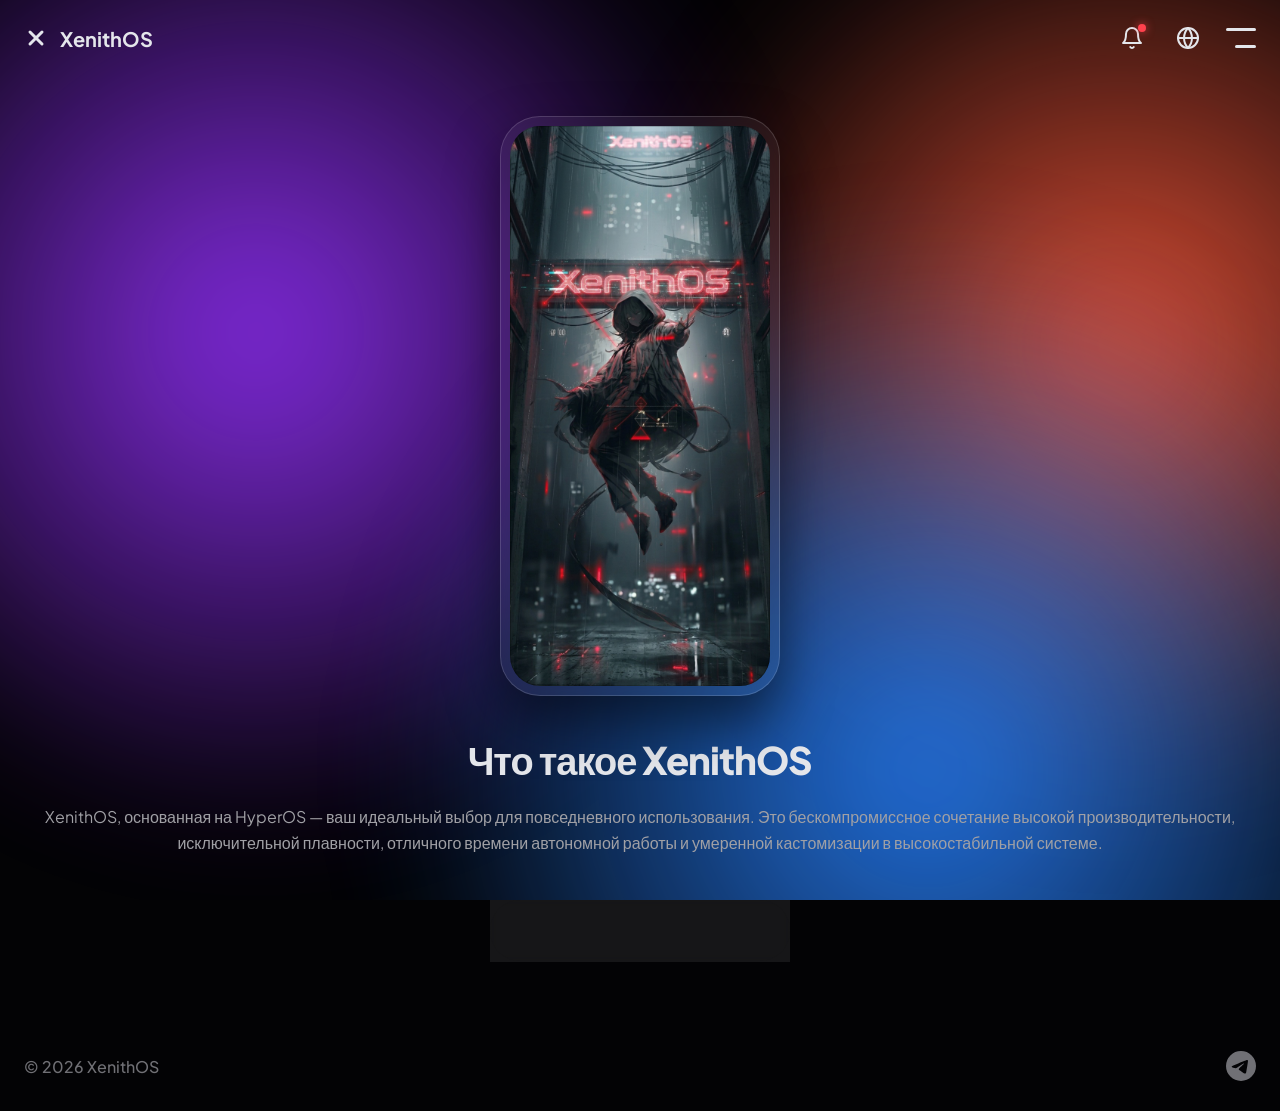
<file: index.html>
<!DOCTYPE html>
<html lang="ru">
<head>
<meta charset="UTF-8">
<meta name="viewport" content="width=device-width, initial-scale=1.0, maximum-scale=1.0, user-scalable=no">
<title>XenithOS</title>
<meta name="description" content="Explore the official XenithOS website. Stay up to date with the latest news, discover new features, and download the newest builds for your device.">
<meta property="og:type" content="website">
<meta property="og:url" content="https://lf52406.github.io/XenithOS_Site/">
<meta property="og:title" content="XenithOS">
<meta property="og:description" content="Explore the official XenithOS website. Stay up to date with the latest news, discover new features, and download the newest builds for your device.">
<meta property="og:image" content="https://lf52406.github.io/XenithOS_Site/image_0.png">
<meta name="twitter:card" content="summary_large_image">
<meta name="twitter:url" content="https://lf52406.github.io/XenithOS_Site/">
<meta name="twitter:title" content="XenithOS">
<meta name="twitter:description" content="Explore the official XenithOS website. Stay up to date with the latest news, discover new features, and download the newest builds for your device.">
<meta name="twitter:image" content="https://lf52406.github.io/XenithOS_Site/image_0.png">
<link href="https://fonts.googleapis.com/css2?family=Plus+Jakarta+Sans:wght@400;500;600;700;800&display=swap" rel="stylesheet">
<style>
* {
    margin: 0;
    padding: 0;
    box-sizing: border-box;
    font-family: 'Plus Jakarta Sans', sans-serif;
    -webkit-tap-highlight-color: transparent;
}
body {
    background-color: #030305;
    color: #e4e6eb;
    overflow-x: hidden;
    position: relative;
    min-height: 100dvh;
    display: flex;
    flex-direction: column;
}
body.no-scroll {
    overflow: hidden;
}
.aurora-bg {
    position: fixed;
    top: 0;
    left: 0;
    width: 100%;
    height: 100dvh;
    z-index: -1;
    overflow: hidden;
    background-color: #030305;
}
.blob {
    position: absolute;
    border-radius: 50%;
    filter: blur(65px);
    opacity: 0.9;
    will-change: transform;
}
.blob.purple {
    top: -20%;
    left: -20%;
    width: 80vw;
    height: 80vw;
    background: radial-gradient(circle, rgba(150,50,255,1) 0%, rgba(150,50,255,0) 70%);
    animation: float-purple 6s ease-in-out infinite alternate;
}
.blob.orange {
    top: -15%;
    right: -25%;
    width: 75vw;
    height: 75vw;
    background: radial-gradient(circle, rgba(255,90,60,1) 0%, rgba(255,90,60,0) 70%);
    animation: float-orange 7s ease-in-out infinite alternate;
}
.blob.blue {
    top: 25%;
    right: -15%;
    width: 85vw;
    height: 85vw;
    background: radial-gradient(circle, rgba(40,130,255,1) 0%, rgba(40,130,255,0) 70%);
    animation: float-blue 8s ease-in-out infinite alternate;
}
@keyframes float-purple {
    0% { transform: translate3d(0, 0, 0) scale(1); }
    100% { transform: translate3d(15vw, 15vh, 0) scale(1.2); }
}
@keyframes float-orange {
    0% { transform: translate3d(0, 0, 0) scale(1); }
    100% { transform: translate3d(-20vw, 10vh, 0) scale(1.15); }
}
@keyframes float-blue {
    0% { transform: translate3d(0, 0, 0) scale(1); }
    100% { transform: translate3d(-10vw, -20vh, 0) scale(1.25); }
}
@keyframes bell-ring {
    0%, 100% { transform: rotate(0deg); }
    10%, 30%, 50% { transform: rotate(12deg); }
    20%, 40% { transform: rotate(-10deg); }
    60% { transform: rotate(0deg); }
}
@keyframes search-focus-pop {
    0% { transform: scale(1); }
    40% { transform: scale(0.96); }
    70% { transform: scale(1.02); }
    100% { transform: scale(1); }
}
@keyframes search-empty-spring {
    0% { transform: translateX(0); }
    25% { transform: translateX(-5px); }
    50% { transform: translateX(4px); }
    75% { transform: translateX(-2px); }
    100% { transform: translateX(0); }
}
@keyframes search-alive {
    0% { transform: scale(1) rotate(0deg); stroke: rgba(160, 160, 165, 0.6); }
    30% { transform: scale(1.2) rotate(-15deg); stroke: #ffffff; }
    60% { transform: scale(1.1) rotate(10deg); stroke: #ffffff; }
    100% { transform: scale(1.05) rotate(0deg); stroke: #ffffff; }
}
nav {
    display: flex;
    justify-content: space-between;
    align-items: center;
    padding: 20px 24px;
    background: transparent;
    position: relative;
    z-index: 101;
}
.logo-container {
    display: flex;
    align-items: center;
    gap: 12px;
    font-weight: 700;
    font-size: 20px;
    cursor: pointer;
    text-decoration: none;
    color: #e4e6eb;
}
.logo-icon {
    width: 24px;
    height: 24px;
    display: flex;
    align-items: center;
    justify-content: center;
}
.logo-icon svg {
    width: 100%;
    height: 100%;
}
.nav-controls {
    display: flex;
    align-items: center;
    gap: 20px;
}
.nav-controls.hidden-controls .lang-selector,
.nav-controls.hidden-controls .notif-wrapper {
    opacity: 0;
    visibility: hidden;
    pointer-events: none;
}
.lang-selector,
.notif-wrapper {
    position: relative;
    transition: opacity 0.4s cubic-bezier(0.25, 1, 0.5, 1), visibility 0.4s cubic-bezier(0.25, 1, 0.5, 1);
}
body.no-scroll .lang-selector,
body.no-scroll .notif-wrapper {
    opacity: 0;
    visibility: hidden;
    pointer-events: none;
}
.globe-btn {
    background: transparent;
    border: none;
    color: #e4e6eb;
    cursor: pointer;
    display: flex;
    align-items: center;
    justify-content: center;
    transition: all 0.4s cubic-bezier(0.25, 1, 0.5, 1);
    padding: 6px;
    position: relative;
    border-radius: 50%;
}
.globe-btn svg {
    width: 24px;
    height: 24px;
    transform-origin: top center;
}
.globe-btn.ringing svg {
    animation: bell-ring 2.5s ease-in-out infinite;
}
.globe-btn:active {
    transform: scale(0.85);
    color: #ffffff;
    background-color: rgba(255, 255, 255, 0.1);
    transition: all 0.1s ease;
}
.notif-badge {
    position: absolute;
    top: 4px;
    right: 4px;
    width: 8px;
    height: 8px;
    background: #ff424d;
    border-radius: 50%;
    box-shadow: 0 0 8px rgba(255, 66, 77, 0.8);
    transition: opacity 0.4s cubic-bezier(0.25, 1, 0.5, 1);
}
.notif-badge.hidden {
    opacity: 0;
}
.lang-dropdown {
    position: absolute;
    top: 140%;
    right: -10px;
    background-color: rgba(3, 3, 5, 0.45);
    backdrop-filter: blur(25px);
    -webkit-backdrop-filter: blur(25px);
    border: 1px solid rgba(255, 255, 255, 0.1);
    border-radius: 24px;
    display: flex;
    flex-direction: column;
    padding: 8px;
    gap: 4px;
    min-width: 160px;
    opacity: 0;
    visibility: hidden;
    transform: translateY(-20px) scale(0.8);
    transform-origin: 85% top;
    transition: opacity 0.2s cubic-bezier(0.2, 0, 0, 1), visibility 0.2s cubic-bezier(0.2, 0, 0, 1), transform 0.2s cubic-bezier(0.2, 0, 0, 1);
    box-shadow: 0 20px 40px rgba(0,0,0,0.5);
}
.notif-dropdown {
    width: 300px;
    max-width: 85vw;
    right: -40px;
    padding: 12px;
    cursor: default;
    transform-origin: 90% top;
}
.lang-dropdown.active {
    opacity: 1;
    visibility: visible;
    transform: translateY(0) scale(1);
    transition: opacity 0.3s ease, visibility 0.3s ease, transform 0.6s cubic-bezier(0.34, 1.56, 0.64, 1);
}
.notif-header {
    font-weight: 700;
    font-size: 16px;
    color: #e4e6eb;
    padding: 4px 8px 12px;
    border-bottom: 1px solid rgba(255, 255, 255, 0.08);
    margin-bottom: 8px;
}
.notif-list {
    display: flex;
    flex-direction: column;
    gap: 4px;
    max-height: 320px;
    overflow-y: auto;
    scrollbar-width: none;
}
.notif-list::-webkit-scrollbar {
    display: none;
}
.notif-item {
    padding: 12px;
    border-radius: 16px;
    transition: background-color 0.3s cubic-bezier(0.25, 1, 0.5, 1);
    text-align: left;
    display: flex;
    flex-direction: column;
    gap: 4px;
    cursor: pointer;
}
.notif-title {
    font-weight: 700;
    font-size: 14px;
    color: #fff;
}
.notif-text {
    font-size: 13px;
    color: #a0a0a5;
    line-height: 1.4;
}
.notif-time {
    font-size: 11px;
    color: #707075;
    margin-top: 4px;
}
.notif-empty {
    padding: 20px;
    text-align: center;
    color: #707075;
    font-size: 14px;
}
.lang-option {
    padding: 12px 16px;
    color: #a0a0a5;
    font-weight: 600;
    font-size: 15px;
    cursor: pointer;
    transition: background-color 0.3s cubic-bezier(0.25, 1, 0.5, 1), color 0.3s cubic-bezier(0.25, 1, 0.5, 1);
    border-radius: 16px;
    text-align: left;
}
.lang-option.selected {
    background-color: rgba(255, 255, 255, 0.1);
    color: #ffffff;
}
.hamburger {
    width: 30px;
    height: 20px;
    position: relative;
    cursor: pointer;
}
.hamburger span {
    position: absolute;
    height: 3px;
    background-color: #e4e6eb;
    border-radius: 3px;
    transition: all 0.4s cubic-bezier(0.25, 1, 0.5, 1);
    right: 0;
}
.hamburger span:nth-child(1) { top: 0; width: 100%; }
.hamburger span:nth-child(2) { bottom: 0; width: 70%; }
.hamburger.active span:nth-child(1) { transform: translateY(8.5px) rotate(45deg); }
.hamburger.active span:nth-child(2) { width: 100%; transform: translateY(-8.5px) rotate(-45deg); }

.mobile-menu {
    position: fixed;
    top: 0;
    left: 0;
    width: 100%;
    height: 100dvh;
    background-color: rgba(3, 3, 5, 0.7);
    backdrop-filter: blur(25px);
    -webkit-backdrop-filter: blur(25px);
    display: flex;
    flex-direction: column;
    align-items: center;
    justify-content: center;
    gap: 20px;
    opacity: 0;
    visibility: hidden;
    transition: opacity 0.5s cubic-bezier(0.25, 1, 0.5, 1), visibility 0.5s cubic-bezier(0.25, 1, 0.5, 1);
    z-index: 99;
}
.mobile-menu.active {
    opacity: 1;
    visibility: visible;
}
.mobile-menu a {
    font-size: 20px;
    font-weight: 600;
    color: #e4e6eb;
    text-decoration: none;
    background-color: rgba(255, 255, 255, 0.05);
    border: 1px solid rgba(255, 255, 255, 0.1);
    border-radius: 25px;
    padding: 18px 24px;
    width: 80%;
    max-width: 320px;
    text-align: center;
    opacity: 0;
    transform: translateY(20px);
    transition: opacity 0.5s cubic-bezier(0.25, 1, 0.5, 1), transform 0.5s cubic-bezier(0.25, 1, 0.5, 1), background-color 0.3s cubic-bezier(0.25, 1, 0.5, 1);
}
.mobile-menu.active a {
    opacity: 1;
    transform: translateY(0);
}
.mobile-menu.active a:nth-child(1) { transition-delay: 0.05s; }
.mobile-menu.active a:nth-child(2) { transition-delay: 0.1s; }
.mobile-menu.active a:nth-child(3) { transition-delay: 0.15s; }
.mobile-menu.active a:nth-child(4) { transition-delay: 0.2s; }
.mobile-menu.active a:nth-child(5) { transition-delay: 0.25s; }

.hero {
    display: flex;
    justify-content: center;
    padding: 40px 20px 20px;
}
.phone-mockup {
    width: 280px;
    height: 580px;
    background-color: rgba(255, 255, 255, 0.05);
    border-radius: 40px;
    padding: 10px;
    box-shadow: 0 25px 50px rgba(0,0,0,0.5), inset 0 0 0 1px rgba(255, 255, 255, 0.15);
    backdrop-filter: blur(25px);
    -webkit-backdrop-filter: blur(25px);
    position: relative;
    opacity: 0;
    animation: revealPhone 0.8s cubic-bezier(0.16, 1, 0.3, 1) forwards;
}
@keyframes revealPhone {
    0% { opacity: 0; transform: translateY(40px) scale(0.95); }
    100% { opacity: 1; transform: translateY(0) scale(1); }
}
.phone-screen {
    width: 100%;
    height: 100%;
    background: url('image_0.png') center/cover no-repeat;
    border-radius: 30px;
    overflow: hidden;
    box-shadow: inset 0 0 0 1px rgba(0, 0, 0, 0.2);
}
.content {
    text-align: center;
    padding: 20px 32px 60px;
}
.content h1 {
    font-size: 38px;
    margin-bottom: 20px;
    font-weight: 800;
    letter-spacing: -1px;
}
.content p {
    font-size: 16px;
    line-height: 1.6;
    margin-bottom: 45px;
    color: #a0a0a5;
}
.btn {
    display: inline-block;
    background-color: rgba(255, 255, 255, 0.08);
    color: #e4e6eb;
    text-decoration: none;
    font-weight: 600;
    font-size: 17px;
    padding: 18px 0;
    border-radius: 30px;
    width: 100%;
    max-width: 300px;
    border: 1px solid rgba(255, 255, 255, 0.15);
    transition: all 0.4s cubic-bezier(0.25, 1, 0.5, 1);
    backdrop-filter: blur(5px);
    margin: 0 auto;
    cursor: pointer;
    text-align: center;
}
.btn-small {
    display: inline-block;
    background-color: rgba(255, 255, 255, 0.1);
    color: #ffffff;
    text-decoration: none;
    font-weight: 600;
    font-size: 13px;
    padding: 8px 16px;
    border-radius: 20px;
    transition: all 0.4s cubic-bezier(0.25, 1, 0.5, 1);
}
.btn:active, 
.btn-small:active, 
.mobile-menu a:active {
    background-color: #ffffff !important;
    color: #000000 !important;
    transform: scale(0.98);
    transition: none; 
}

.page-section {
    display: none;
    opacity: 0;
    width: 100%;
    flex: 1;
    transition: opacity 0.3s cubic-bezier(0.25, 1, 0.5, 1);
}
.page-section.active {
    display: block;
}

#download-page, 
#build-details-page, 
#donators-page {
    max-width: 800px;
    margin: 0 auto;
    padding: 20px 24px 60px;
}

.download-header {
    text-align: center;
    margin-bottom: 40px;
    animation: revealPhone 0.8s cubic-bezier(0.16, 1, 0.3, 1) forwards;
}
.download-header h1 {
    font-size: 32px;
    font-weight: 800;
    margin-bottom: 12px;
}
.download-header p {
    color: #a0a0a5;
    font-size: 16px;
}

.search-wrapper {
    max-width: 360px;
    margin: 24px auto 0;
    opacity: 0;
    animation: revealPhone 0.9s cubic-bezier(0.16, 1, 0.3, 1) forwards;
}
.search-container {
    display: flex;
    align-items: center;
    width: 100%;
    background-color: rgba(255, 255, 255, 0.06);
    border: 1px solid rgba(255, 255, 255, 0.4);
    border-radius: 30px;
    padding: 0 18px;
    transition: all 0.3s cubic-bezier(0.25, 1, 0.5, 1);
    backdrop-filter: blur(15px);
    -webkit-backdrop-filter: blur(15px);
    transform-origin: center;
}
.search-container:focus-within {
    background-color: rgba(255, 255, 255, 0.1);
    border-color: #ffffff;
    box-shadow: 0 0 20px rgba(150, 50, 255, 0.2), inset 0 0 10px rgba(255, 255, 255, 0.05);
    animation: search-focus-pop 0.5s cubic-bezier(0.175, 0.885, 0.32, 1.275) forwards;
}
.search-container.spring-anim {
    animation: search-empty-spring 0.4s ease-in-out forwards !important;
}
.search-icon {
    width: 20px;
    height: 20px;
    stroke: rgba(160, 160, 165, 0.6);
    flex-shrink: 0;
    transition: all 0.3s ease;
    shape-rendering: geometricPrecision;
}
.search-container:focus-within .search-icon {
    animation: search-alive 0.6s cubic-bezier(0.34, 1.56, 0.64, 1) forwards;
}
.search-input {
    flex: 1;
    background: transparent;
    border: none;
    padding: 14px 0 14px 12px;
    color: #ffffff;
    font-family: 'Plus Jakarta Sans', sans-serif;
    font-size: 15px;
    outline: none;
}
.search-input::placeholder {
    color: rgba(160, 160, 165, 0.8);
}
.search-input::-webkit-search-cancel-button {
    display: none;
}

.no-results-msg {
    text-align: center;
    color: #a0a0a5;
    font-size: 15px;
    padding: 20px;
    display: none;
}

.devices-list {
    display: flex;
    flex-direction: column;
    gap: 30px;
    width: 100%;
}
.device-card {
    background-color: rgba(255, 255, 255, 0.05);
    border: 1px solid rgba(255, 255, 255, 0.1);
    border-radius: 30px;
    padding: 30px;
    display: flex;
    flex-direction: column;
    align-items: center;
    backdrop-filter: blur(10px);
    margin: 0 auto;
    max-width: 360px;
    width: 100%;
    animation: revealPhone 1s cubic-bezier(0.16, 1, 0.3, 1) forwards;
}
.device-img {
    width: 140px;
    height: 280px;
    background-color: rgba(255, 255, 255, 0.05);
    border-radius: 22px;
    padding: 6px;
    margin-bottom: 24px;
    box-shadow: 0 15px 30px rgba(0,0,0,0.4), inset 0 0 0 1px rgba(255, 255, 255, 0.15);
    backdrop-filter: blur(25px);
    -webkit-backdrop-filter: blur(25px);
}
.device-screen {
    width: 100%;
    height: 100%;
    background: url('image_0.png') center/cover no-repeat;
    border-radius: 16px;
    overflow: hidden;
    box-shadow: inset 0 0 0 1px rgba(0, 0, 0, 0.2);
}
.device-info {
    text-align: center;
    width: 100%;
}
.device-code {
    font-size: 14px;
    color: #a0a0a5;
    font-weight: 600;
    text-transform: uppercase;
    margin-bottom: 6px;
    letter-spacing: 1px;
}
.device-name {
    font-size: 22px;
    font-weight: 700;
    margin-bottom: 8px;
}
.device-maintainer {
    font-size: 15px;
    color: #707075;
    margin-bottom: 24px;
}
.download-btn {
    width: 100%;
    display: block;
}
.archive-container {
    margin-top: 24px;
    text-align: left;
    width: 100%;
}
.archive-details {
    background: rgba(255, 255, 255, 0.03);
    border: 1px solid rgba(255, 255, 255, 0.08);
    border-radius: 20px;
    overflow: hidden;
}
.archive-summary {
    padding: 16px 20px;
    font-weight: 600;
    font-size: 15px;
    cursor: pointer;
    list-style: none;
    display: flex;
    justify-content: space-between;
    align-items: center;
    user-select: none;
}
.archive-summary::-webkit-details-marker {
    display: none;
}
.arrow-icon {
    width: 20px;
    height: 20px;
    transition: transform 0.4s cubic-bezier(0.25, 1, 0.5, 1);
}
.archive-details[open] .arrow-icon {
    transform: rotate(180deg);
}
.archive-list {
    padding: 0 20px 20px;
    display: flex;
    flex-direction: column;
    gap: 12px;
}
.archive-item {
    display: flex;
    justify-content: space-between;
    align-items: center;
    padding-top: 12px;
    border-top: 1px solid rgba(255, 255, 255, 0.08);
}
.archive-item:first-child {
    border-top: none;
    padding-top: 0;
}
.archive-version {
    font-size: 15px;
    font-weight: 600;
    color: #e4e6eb;
}
.archive-date {
    font-size: 13px;
    color: #707075;
    margin-top: 4px;
}
footer {
    display: flex;
    justify-content: space-between;
    align-items: center;
    padding: 30px 24px;
    font-weight: 500;
    color: #707075;
    margin-top: auto;
}
.social-icons {
    display: flex;
    gap: 20px;
}
.social-icons a {
    display: flex;
    align-items: center;
    justify-content: center;
}
.social-icons svg {
    width: 30px;
    height: 30px;
    fill: #707075;
    transition: all 0.4s cubic-bezier(0.25, 1, 0.5, 1);
}
.build-header {
    display: flex;
    align-items: center;
    gap: 16px;
    margin-bottom: 30px;
    animation: revealPhone 0.7s cubic-bezier(0.16, 1, 0.3, 1) forwards;
}
.back-btn {
    background: rgba(255, 255, 255, 0.08);
    border: 1px solid rgba(255, 255, 255, 0.15);
    border-radius: 50%;
    width: 44px;
    height: 44px;
    display: flex;
    align-items: center;
    justify-content: center;
    cursor: pointer;
    transition: all 0.4s cubic-bezier(0.25, 1, 0.5, 1);
    backdrop-filter: blur(5px);
}
.back-btn:active {
    background: #ffffff;
    transform: scale(0.95);
    transition: none;
}
.back-btn svg {
    width: 24px;
    height: 24px;
    fill: #e4e6eb;
    transition: all 0.4s cubic-bezier(0.25, 1, 0.5, 1);
}
.back-btn:active svg {
    fill: #000000;
}
.build-header h1 {
    font-size: 28px;
    font-weight: 800;
    text-transform: uppercase;
    letter-spacing: 1px;
}
.info-block {
    margin-bottom: 20px;
}
.info-label {
    color: #a0a0a5;
    font-size: 14px;
    font-weight: 600;
    margin-bottom: 6px;
}
.info-value {
    color: #e4e6eb;
    font-size: 20px;
    font-weight: 700;
}
.donate-section {
    margin-top: 40px;
    width: 100%;
    text-align: center;
}
.donate-title {
    font-size: 18px;
    font-weight: 700;
    color: #e4e6eb;
    margin-bottom: 20px;
}
.donate-buttons {
    display: flex;
    flex-direction: column;
    gap: 12px;
    align-items: center;
}
.donate-btn {
    display: flex;
    align-items: center;
    justify-content: center;
    gap: 12px;
    width: 100%;
    max-width: 300px;
    padding: 14px 20px;
    border-radius: 20px;
    text-decoration: none;
    font-weight: 600;
    font-size: 16px;
    transition: all 0.4s cubic-bezier(0.25, 1, 0.5, 1);
    background-color: rgba(255, 255, 255, 0.03);
    border: 2px solid;
}
.donate-btn svg {
    width: 24px;
    height: 24px;
}
.btn-paypal {
    border-color: #0079c1;
    color: #e4e6eb;
}
.btn-patreon {
    border-color: #ff424d;
    color: #e4e6eb;
}
.btn-paypal:active {
    background-color: #0079c1;
    color: #ffffff;
    transform: scale(0.98);
    transition: none;
}
.btn-patreon:active {
    background-color: #ff424d;
    color: #ffffff;
    transform: scale(0.98);
    transition: none;
}
.donators-list {
    display: flex;
    flex-direction: column;
    gap: 24px;
    width: 100%;
}
.donator-card {
    background-color: rgba(255, 255, 255, 0.03);
    border: 1px solid rgba(255, 255, 255, 0.08);
    border-radius: 24px;
    padding: 24px;
    display: flex;
    flex-direction: column;
    gap: 16px;
    backdrop-filter: blur(10px);
    animation: revealPhone 0.8s cubic-bezier(0.16, 1, 0.3, 1) forwards;
}
.donator-top {
    display: flex;
    justify-content: space-between;
    align-items: center;
    border-bottom: 1px solid rgba(255, 255, 255, 0.05);
    padding-bottom: 16px;
}
.donator-name {
    font-size: 20px;
    font-weight: 700;
    color: #e4e6eb;
    display: flex;
    align-items: center;
    gap: 10px;
}
.donator-icon {
    width: 32px;
    height: 32px;
    background: linear-gradient(135deg, #9632ff, #2882ff);
    border-radius: 50%;
    display: flex;
    align-items: center;
    justify-content: center;
    font-size: 14px;
    font-weight: 800;
    color: #fff;
}
.donator-amount {
    font-size: 18px;
    font-weight: 800;
    color: #e4e6eb;
    background: rgba(255, 255, 255, 0.08);
    padding: 6px 14px;
    border-radius: 20px;
    border: 1px solid rgba(255, 255, 255, 0.1);
}
.donator-message {
    font-size: 15px;
    line-height: 1.6;
    color: #a0a0a5;
    font-style: italic;
    position: relative;
    padding-left: 12px;
    border-left: 3px solid rgba(255, 255, 255, 0.15);
}
.donator-author {
    font-size: 14px;
    font-weight: 600;
    color: #e4e6eb;
    text-align: right;
}

.app-banner {
    position: fixed;
    bottom: 24px;
    left: 50%;
    transform: translateX(-50%) translateY(150px);
    width: calc(100% - 48px);
    max-width: 400px;
    background: rgba(20, 20, 25, 0.85);
    backdrop-filter: blur(25px);
    -webkit-backdrop-filter: blur(25px);
    border: 1px solid rgba(255, 255, 255, 0.1);
    border-radius: 24px;
    padding: 16px;
    display: flex;
    align-items: center;
    gap: 14px;
    z-index: 1000;
    opacity: 0;
    transition: all 0.6s cubic-bezier(0.16, 1, 0.3, 1);
    box-shadow: 0 20px 40px rgba(0,0,0,0.5);
}
.app-banner.visible {
    transform: translateX(-50%) translateY(0);
    opacity: 1;
}
.app-banner-icon {
    width: 48px;
    height: 48px;
    background: linear-gradient(135deg, #00ff88, #2882ff);
    border-radius: 14px;
    display: flex;
    align-items: center;
    justify-content: center;
    flex-shrink: 0;
}
.app-banner-content {
    flex: 1;
    display: flex;
    flex-direction: column;
}
.app-banner-title {
    font-weight: 700;
    font-size: 15px;
    color: #ffffff;
}
.app-banner-desc {
    font-size: 12px;
    color: #a0a0a5;
    margin-top: 2px;
}
.app-banner-btn {
    background: #ffffff;
    color: #000000;
    font-weight: 700;
    font-size: 13px;
    padding: 8px 18px;
    border-radius: 20px;
    text-decoration: none;
    transition: transform 0.2s ease;
}
.app-banner-btn:active {
    transform: scale(0.95);
}
.app-banner-close {
    width: 24px;
    height: 24px;
    display: flex;
    align-items: center;
    justify-content: center;
    cursor: pointer;
    margin-left: -4px;
}

@media (hover: hover) {
    .globe-btn:hover { color: #fff; transform: scale(1.1); }
    .lang-option:hover { background-color: rgba(255, 255, 255, 0.1); color: #ffffff; transform: translateX(4px); }
    .notif-item:hover { background-color: rgba(255, 255, 255, 0.08); }
    .mobile-menu a:hover { background-color: rgba(255, 255, 255, 0.15); }
    .btn:hover { background-color: #ffffff; color: #000000; transform: translateY(-2px); box-shadow: 0 10px 20px rgba(255,255,255,0.1); }
    .btn-small:hover { background-color: #ffffff; color: #000000; }
    .social-icons svg:hover { fill: #e4e6eb; }
    .back-btn:hover { background: #ffffff; transform: none; }
    .back-btn:hover svg { fill: #000000; }
    .btn-paypal:hover { background-color: #0079c1; color: #ffffff; transform: translateY(-2px); }
    .btn-patreon:hover { background-color: #ff424d; color: #ffffff; transform: translateY(-2px); }
}
</style>
</head>
<body>

<div class="aurora-bg">
    <div class="blob purple"></div>
    <div class="blob orange"></div>
    <div class="blob blue"></div>
</div>

<nav>
    <a href="#home-page" class="logo-container" id="logo-link">
        <div class="logo-icon">
            <svg viewBox="0 0 24 24" fill="none" xmlns="http://www.w3.org/2000/svg">
                <path d="M18 6L6 18" stroke="#e4e6eb" stroke-width="3" stroke-linecap="round"/>
                <path d="M6 6L18 18" stroke="#e4e6eb" stroke-width="3" stroke-linecap="round"/>
            </svg>
        </div>
        <span>XenithOS</span>
    </a>
    
    <div class="nav-controls" id="nav-controls">
        <div class="notif-wrapper" id="notif-wrapper">
            <button class="globe-btn" id="notif-btn">
                <svg viewBox="0 0 24 24" fill="none" stroke="currentColor" stroke-width="2" stroke-linecap="round" stroke-linejoin="round">
                    <path d="M18 8A6 6 0 0 0 6 8c0 7-3 9-3 9h18s-3-2-3-9"></path>
                    <path d="M13.73 21a2 2 0 0 1-3.46 0"></path>
                </svg>
                <span class="notif-badge hidden" id="notif-badge"></span>
            </button>
            <div class="lang-dropdown notif-dropdown" id="notif-dropdown">
                <div class="notif-header" data-i18n="notif_header">Уведомления</div>
                <div class="notif-list" id="notif-list"></div>
            </div>
        </div>
        
        <div class="lang-selector">
            <button class="globe-btn" id="globe-btn">
                <svg viewBox="0 0 24 24" fill="none" stroke="currentColor" stroke-width="2" stroke-linecap="round" stroke-linejoin="round">
                    <circle cx="12" cy="12" r="10"></circle>
                    <line x1="2" y1="12" x2="22" y2="12"></line>
                    <path d="M12 2a15.3 15.3 0 0 1 4 10 15.3 15.3 0 0 1-4 10 15.3 15.3 0 0 1-4-10 15.3 15.3 0 0 1 4-10z"></path>
                </svg>
            </button>
            <div class="lang-dropdown" id="lang-dropdown">
                <div class="lang-option" data-lang="en">English</div>
                <div class="lang-option" data-lang="ru">Русский</div>
                <div class="lang-option" data-lang="uk">Українська</div>
            </div>
        </div>
        
        <div class="hamburger" id="menu-open">
            <span></span>
            <span></span>
        </div>
    </div>
</nav>

<div class="mobile-menu" id="menu">
    <a href="#home-page" id="nav-about" data-i18n="nav_about">About</a>
    <a href="#download-page" id="nav-download" data-i18n="nav_download">Download</a>
    <a href="#donators-page" id="nav-donators" data-i18n="nav_donators">Supporters</a>
    <a href="chat.html" id="nav-chat" data-i18n="nav_chat">Chat</a>
    <a href="team.html" id="btn-team" data-i18n="nav_team">Team</a>
</div>

<div id="home-page" class="page-section">
    <header class="hero">
        <div class="phone-mockup">
            <div class="phone-screen"></div>
        </div>
    </header>

    <section class="content">
        <h1 data-i18n="hero_title">What is XenithOS</h1>
        <p data-i18n="hero_desc">XenithOS, based on HyperOS, is your perfect choice for everyday use. It is an uncompromising combination of high performance, exceptional smoothness, excellent battery life, and moderate customization within a highly stable system.</p>
        <a href="#download-page" class="btn" id="get-btn" data-i18n="hero_btn">Get XenithOS</a>
    </section>
</div>

<div id="download-page" class="page-section">
    <div class="download-header">
        <h1 data-i18n="dl_title">Download XenithOS</h1>
        <p data-i18n="dl_desc">Get the latest version for your device</p>
        
        <div class="search-wrapper">
            <div class="search-container" id="search-container">
                <svg class="search-icon" viewBox="0 0 24 24" fill="none" stroke="currentColor" stroke-width="2" stroke-linecap="round" stroke-linejoin="round">
                    <circle cx="11" cy="11" r="8"></circle>
                    <line x1="21" y1="21" x2="16.65" y2="16.65"></line>
                </svg>
                <input type="search" id="device-search" class="search-input" autocomplete="off" autocorrect="off" autocapitalize="off" spellcheck="false" data-lpignore="true" data-i18n-placeholder="search_placeholder" placeholder="Search by codename...">
            </div>
        </div>
    </div>
    
    <div class="devices-list">
        <div class="device-card">
            <div class="device-img">
                <div class="device-screen"></div>
            </div>
            <div class="device-info">
                <div class="device-code">mondrian</div>
                <div class="device-name">Poco F5 Pro/K60</div>
                <div class="device-maintainer"><span data-i18n="lbl_dev">Developer:</span> LF5</div>
                <a href="#build-details-page" class="btn download-btn" id="dl-mondrian" data-i18n="btn_dl_build">Download Build</a>
                
                <div class="archive-container">
                    <details class="archive-details">
                        <summary class="archive-summary">
                            <span data-i18n="prev_versions">Previous Versions</span>
                            <svg class="arrow-icon" viewBox="0 0 24 24"><path d="M7.41 8.59L12 13.17l4.59-4.58L18 10l-6 6-6-6 1.41-1.41z" fill="currentColor"/></svg>
                        </summary>
                        <div class="archive-list">
                            <div class="archive-item">
                                <div>
                                    <div class="archive-version">XenithOS 1.5.0</div>
                                    <div class="archive-date">Oct 12, 2025</div>
                                </div>
                                <a href="#" class="btn-small" data-i18n="btn_dl">Download</a>
                            </div>
                            <div class="archive-item">
                                <div>
                                    <div class="archive-version">XenithOS 1.0.0</div>
                                    <div class="archive-date">Sep 05, 2025</div>
                                </div>
                                <a href="#" class="btn-small" data-i18n="btn_dl">Download</a>
                            </div>
                        </div>
                    </details>
                </div>
            </div>
        </div>

        <div class="device-card">
            <div class="device-img">
                <div class="device-screen"></div>
            </div>
            <div class="device-info">
                <div class="device-code">alioth</div>
                <div class="device-name">Poco F3/Mi 11X/Redmi K40</div>
                <div class="device-maintainer"><span data-i18n="lbl_maint">Maintainer:</span> Ariska Eхидна</div>
                <a href="#build-details-page" class="btn download-btn" id="dl-alioth" data-i18n="btn_dl_build">Download Build</a>
                
                <div class="archive-container">
                    <details class="archive-details">
                        <summary class="archive-summary">
                            <span data-i18n="prev_versions">Previous Versions</span>
                            <svg class="arrow-icon" viewBox="0 0 24 24"><path d="M7.41 8.59L12 13.17l4.59-4.58L18 10l-6 6-6-6 1.41-1.41z" fill="currentColor"/></svg>
                        </summary>
                        <div class="archive-list">
                            <div class="archive-item">
                                <div>
                                    <div class="archive-version">XenithOS 1.5.0</div>
                                    <div class="archive-date">Oct 12, 2025</div>
                                </div>
                                <a href="#" class="btn-small" data-i18n="btn_dl">Download</a>
                            </div>
                            <div class="archive-item">
                                <div>
                                    <div class="archive-version">XenithOS 1.0.0</div>
                                    <div class="archive-date">Sep 05, 2025</div>
                                </div>
                                <a href="#" class="btn-small" data-i18n="btn_dl">Download</a>
                            </div>
                        </div>
                    </details>
                </div>
            </div>
        </div>
        
        <div id="no-results-msg" class="no-results-msg" data-i18n="no_results">Device not found</div>
    </div>
</div>

<div id="build-details-page" class="page-section">
    <div class="build-header">
        <a href="#download-page" class="back-btn" id="btn-back" style="text-decoration: none;">
            <svg viewBox="0 0 24 24"><path d="M20 11H7.83l5.59-5.59L12 4l-8 8 8 8 1.41-1.41L7.83 13H20v-2z"/></svg>
        </a>
        <h1 id="bd-title">Device</h1>
    </div>

    <div class="device-card" style="align-items: flex-start; text-align: left; max-width: 100%;">
        <div class="info-block">
            <div class="info-label" data-i18n="lbl_model">Model:</div>
            <div class="info-value" id="bd-model">...</div>
        </div>
        <div class="info-block">
            <div class="info-label" data-i18n="lbl_codename">Codename:</div>
            <div class="info-value" id="bd-codename">...</div>
        </div>
        <div class="info-block">
            <div class="info-label" data-i18n="lbl_status">Status:</div>
            <div class="info-value" data-i18n="val_active">Active</div>
        </div>
        <div class="info-block">
            <div class="info-label" data-i18n="lbl_version">Version:</div>
            <div class="info-value" id="bd-version">...</div>
        </div>
        <div class="info-block">
            <div class="info-label" data-i18n="lbl_release">Release:</div>
            <div class="info-value" data-i18n="val_official">Official</div>
        </div>
        <div class="info-block">
            <div class="info-label" data-i18n="lbl_updated">Last Updated:</div>
            <div class="info-value" id="bd-date">...</div>
        </div>
        <div class="info-block" style="margin-bottom: 30px;">
            <div class="info-label" id="bd-maintainer-label">Maintainer:</div>
            <div class="info-value" id="bd-maintainer">...</div>
        </div>

        <div class="info-label" style="margin-bottom: 12px;" data-i18n="lbl_latest">Latest build:</div>
        <a href="#" class="btn download-btn" style="margin-bottom: 30px;" data-i18n="btn_dl">Download</a>

        <div class="archive-container" style="margin-top: 0;">
            <details class="archive-details">
                <summary class="archive-summary">
                    <span data-i18n="archive_info">Latest Build Info</span>
                    <svg class="arrow-icon" viewBox="0 0 24 24"><path d="M7.41 8.59L12 13.17l4.59-4.58L18 10l-6 6-6-6 1.41-1.41z" fill="currentColor"/></svg>
                </summary>
                <div class="archive-list" style="color: #a0a0a5; font-size: 14px;" data-i18n="archive_info_desc">
                    Contains the latest XenithOS features, security patches, and system optimizations.
                </div>
            </details>
            <details class="archive-details" style="margin-top: 12px;">
                <summary class="archive-summary">
                    <span data-i18n="archive_change">Device Changelog</span>
                    <svg class="arrow-icon" viewBox="0 0 24 24"><path d="M7.41 8.59L12 13.17l4.59-4.58L18 10l-6 6-6-6 1.41-1.41z" fill="currentColor"/></svg>
                </summary>
                <div class="archive-list" style="color: #a0a0a5; font-size: 14px; line-height: 1.6;" data-i18n="archive_change_desc">
                    - Updated vendor blobs<br>- Improved battery backup<br>- Fixed minor UI glitches
                </div>
            </details>
            <details class="archive-details" style="margin-top: 12px;">
                <summary class="archive-summary">
                    <span data-i18n="archive_inst">Instructions</span>
                    <svg class="arrow-icon" viewBox="0 0 24 24"><path d="M7.41 8.59L12 13.17l4.59-4.58L18 10l-6 6-6-6 1.41-1.41z" fill="currentColor"/></svg>
                </summary>
                <div class="archive-list" style="color: #a0a0a5; font-size: 14px; line-height: 1.6;" data-i18n="archive_inst_desc">
                    1. Reboot to recovery<br>2. Format Data (yes)<br>3. Flash the ROM zip<br>4. Reboot to system
                </div>
            </details>
        </div>

        <div class="donate-section">
            <div class="donate-title" data-i18n="donate_title">Donate to Project</div>
            <div class="donate-buttons">
                <a href="#" class="donate-btn btn-paypal" target="_blank" rel="noopener noreferrer">
                    <svg viewBox="0 0 24 24" xmlns="http://www.w3.org/2000/svg"><path d="M20.067 8.178c0 2.877-1.47 5.066-4.41 5.066h-.733c-.323 0-.6.234-.67.55l-.945 4.16c-.055.242-.26.414-.502.414h-2.61c-.368 0-.64-.34-.576-.7l1.012-4.415c.066-.29.314-.498.604-.498h.71c2.256 0 3.398-1.42 3.398-3.11 0-1.503-1.014-2.336-2.522-2.336h-3.414c-.323 0-.6.234-.67.55L7.026 18.06c-.055.242-.26.414-.502.414H3.69c-.367 0-.64-.34-.575-.7L5.783 7.022c.066-.29.314-.498.604-.498h5.6c3.27 0 5.176 1.62 5.176 4.312z" fill="currentColor"/><path d="M12.7 10.12c-.066.29-.314.498-.604.498h-.71c-2.256 0-3.398 1.42-3.398 3.11 0 1.503 1.014 2.336 2.522 2.336h3.414c.323 0 .6-.234.67-.55l.206-.906.56-2.434.116-.5c.05-.224.25-.386.478-.386h.146c2.94 0 4.41-2.19 4.41-5.066 0-.21-.013-.41-.037-.604-.41 1.94-1.87 3.65-4.48 3.65h-.732c-.323 0-.6.234-.67.55l-.56 2.434z" fill="currentColor" opacity=".5"/></svg>
                    PayPal
                </a>
                <a href="#" class="donate-btn btn-patreon" target="_blank" rel="noopener noreferrer">
                    <svg viewBox="0 0 24 24" xmlns="http://www.w3.org/2000/svg"><path d="M0 .48v23.04h4.22V.48H0zm15.385 0c-4.764 0-8.64 3.876-8.64 8.64 0 4.75 3.876 8.613 8.64 8.613 4.75 0 8.615-3.863 8.615-8.613C24 4.356 20.135.48 15.385.48z" fill="currentColor"/></svg>
                    Patreon
                </a>
            </div>
        </div>
    </div>
</div>

<div id="donators-page" class="page-section">
    <div class="download-header">
        <h1 data-i18n="don_title">Supporters</h1>
        <p data-i18n="don_desc">People who made this project possible</p>
    </div>
    
    <div class="donators-list">
        <div class="donator-card">
            <div class="donator-top">
                <div class="donator-name">
                    <div class="donator-icon">AL</div>
                    Alex L.
                </div>
                <div class="donator-amount">$50.00</div>
            </div>
            <div class="donator-message" data-i18n="don_msg1">Огромное спасибо за поддержку! Твоя помощь позволяет нам оплачивать сервера и делать прошивку еще лучше.</div>
            <div class="donator-author">— LF5</div>
        </div>

        <div class="donator-card">
            <div class="donator-top">
                <div class="donator-name">
                    <div class="donator-icon" style="background: linear-gradient(135deg, #ff5a3c, #9632ff);">M</div>
                    Max
                </div>
                <div class="donator-amount">$15.00</div>
            </div>
            <div class="donator-message" data-i18n="don_msg2">Благодарю за донат! Очень ценю твой вклад в развитие проекта XenithOS.</div>
            <div class="donator-author">— LF5</div>
        </div>

        <div class="donator-card">
            <div class="donator-top">
                <div class="donator-name">
                    <div class="donator-icon" style="background: linear-gradient(135deg, #2882ff, #00ff88);">JD</div>
                    John Doe
                </div>
                <div class="donator-amount">$5.00</div>
            </div>
            <div class="donator-message" data-i18n="don_msg3">Спасибо за кофе! Твоя поддержка мотивирует работать дальше.</div>
            <div class="donator-author">— LF5</div>
        </div>
    </div>
</div>

<div class="app-banner" id="app-banner">
    <div class="app-banner-icon">
        <svg viewBox="0 0 24 24" fill="#fff" width="28" height="28">
            <path d="M17.523 15.3414c-.5511 0-.9993-.4486-.9993-.9997s.4482-.9993.9993-.9993c.5511 0 .9993.4482.9993.9993.0004.5511-.4482.9997-.9993.9997zm-11.046 0c-.5511 0-.9993-.4486-.9993-.9997s.4482-.9993.9993-.9993c.5511 0 .9993.4482.9993.9993 0 .5511-.4482.9997-.9993.9997zm11.4045-6.02l1.9973-3.4592a.416.416 0 0 0-.1521-.5676.416.416 0 0 0-.5676.1521l-2.0223 3.503C15.5902 8.2439 13.8533 7.8512 12 7.8512s-3.5902.3927-5.1367 1.099L4.841 5.447a.416.416 0 0 0-.5676-.1521.416.416 0 0 0-.1521.5676l1.9973 3.4592C2.6889 11.1867.3432 14.6589 0 18.761h24c-.3432-4.1021-2.6889-7.5743-6.1185-9.4196z"/>
        </svg>
    </div>
    <div class="app-banner-content">
        <div class="app-banner-title" data-i18n="app_title">XenithOS App</div>
        <div class="app-banner-desc" data-i18n="app_desc">Faster and more convenient</div>
    </div>
    <a href="XenithOS.apk" download class="app-banner-btn" data-i18n="app_btn">Install</a>
    <div class="app-banner-close" id="app-banner-close">
        <svg viewBox="0 0 24 24" fill="none" stroke="#a0a0a5" stroke-width="2" stroke-linecap="round"><path d="M18 6L6 18M6 6l12 12"/></svg>
    </div>
</div>

<footer>
    <div>© 2026 XenithOS</div>
    <div class="social-icons">
        <a href="https://t.me/infinityos_xenithos_rom_updates" target="_blank" rel="noopener noreferrer">
            <svg viewBox="0 0 24 24"><path d="M11.944 0A12 12 0 0 0 0 12a12 12 0 0 0 12 12 12 12 0 0 0 12-12A12 12 0 0 0 12 0a12 12 0 0 0-.056 0zm4.962 7.224c.1-.002.321.023.465.14a.506.506 0 0 1 .171.325c.016.093.036.306.02.472-.18 1.898-.962 6.502-1.36 8.627-.168.9-.499 1.201-.82 1.23-.696.065-1.225-.46-1.9-.902-1.056-.693-1.653-1.124-2.678-1.8-1.185-.78-.417-1.21.258-1.91.177-.184 3.247-2.977 3.307-3.23.007-.032.014-.15-.056-.212s-.174-.041-.249-.024c-.106.024-1.793 1.14-5.061 3.345-.48.33-.913.49-1.302.48-.428-.008-1.252-.241-1.865-.44-.752-.245-1.349-.374-1.297-.789.027-.216.325-.437.893-.663 3.498-1.524 5.83-2.529 6.998-3.014 3.332-1.386 4.025-1.627 4.476-1.635z"/></svg>
        </a>
    </div>
</footer>

<script>
    const notifications = [
        {
            id: 1,
            title: { 
                en: "Welcome to XenithOS!", 
                ru: "Добро пожаловать в XenithOS!", 
                uk: "Ласкаво просимо до XenithOS!" 
            },
            text: { 
                en: "Our new site is officially live. Check out the latest builds for your device.", 
                ru: "Наш новый сайт официально запущен. Ознакомьтесь с последними сборками для вашего устройства.", 
                uk: "Наш новий сайт офіційно запущено. Ознайомтеся з останніми збірками для вашого пристрою." 
            },
            time: "05 Mar 2026",
            read: false
        }
    ];

    const translations = {
        en: {
            "notif_header": "Notifications",
            "notif_empty": "No new notifications",
            "nav_about": "About",
            "nav_download": "Download",
            "nav_donators": "Supporters",
            "nav_chat": "Chat",
            "nav_team": "Team",
            "hero_title": "What is XenithOS",
            "hero_desc": "XenithOS, based on HyperOS, is your perfect choice for everyday use. It is an uncompromising combination of high performance, exceptional smoothness, excellent battery life, and moderate customization within a highly stable system.",
            "hero_btn": "Get XenithOS",
            "dl_title": "Download XenithOS",
            "dl_desc": "Get the latest version for your device",
            "btn_dl_build": "Download Build",
            "prev_versions": "Previous Versions",
            "btn_dl": "Download",
            "lbl_model": "Model:",
            "lbl_codename": "Codename:",
            "lbl_status": "Status:",
            "val_active": "Active",
            "lbl_version": "Version:",
            "lbl_release": "Release:",
            "val_official": "Official",
            "lbl_updated": "Last Updated:",
            "lbl_latest": "Latest build:",
            "archive_info": "Latest Build Info",
            "archive_info_desc": "Contains the latest XenithOS features, security patches, and system optimizations.",
            "archive_change": "Device Changelog",
            "archive_change_desc": "- Updated vendor blobs<br>- Improved battery backup<br>- Fixed minor UI glitches",
            "archive_inst": "Instructions",
            "archive_inst_desc": "1. Reboot to recovery<br>2. Format Data (yes)<br>3. Flash the ROM zip<br>4. Reboot to system",
            "donate_title": "Donate to Project",
            "don_title": "Supporters",
            "don_desc": "People who made this project possible",
            "don_msg1": "Huge thanks for the support! Your help allows us to pay for servers and make the ROM even better.",
            "don_msg2": "Thank you for the donation! I really appreciate your contribution to the XenithOS project.",
            "don_msg3": "Thanks for the coffee! Your support motivates me to keep working.",
            "lbl_dev": "Developer:",
            "lbl_maint": "Maintainer:",
            "search_placeholder": "Search by codename...",
            "no_results": "Device not found",
            "app_title": "XenithOS App",
            "app_desc": "Faster and more convenient",
            "app_btn": "Install"
        },
        ru: {
            "notif_header": "Уведомления",
            "notif_empty": "Нет новых уведомлений",
            "nav_about": "О нас",
            "nav_download": "Скачать",
            "nav_donators": "Спонсоры",
            "nav_chat": "Чат",
            "nav_team": "Команда",
            "hero_title": "Что такое XenithOS",
            "hero_desc": "XenithOS, основанная на HyperOS — ваш идеальный выбор для повседневного использования. Это бескомпромиссное сочетание высокой производительности, исключительной плавности, отличного времени автономной работы и умеренной кастомизации в высокостабильной системе.",
            "hero_btn": "Скачать XenithOS",
            "dl_title": "Скачать XenithOS",
            "dl_desc": "Получите последнюю версию для вашего устройства",
            "btn_dl_build": "Скачать сборку",
            "prev_versions": "Предыдущие версии",
            "btn_dl": "Скачать",
            "lbl_model": "Модель:",
            "lbl_codename": "Кодовое имя:",
            "lbl_status": "Статус:",
            "val_active": "Активен",
            "lbl_version": "Версия:",
            "lbl_release": "Релиз:",
            "val_official": "Официальный",
            "lbl_updated": "Обновлено:",
            "lbl_latest": "Последняя сборка:",
            "archive_info": "Информация о сборке",
            "archive_info_desc": "Содержит последние функции XenithOS, патчи безопасности и оптимизации системы.",
            "archive_change": "Список изменений",
            "archive_change_desc": "- Обновлены vendor blobs<br>- Улучшено время автономной работы<br>- Исправлены мелкие баги UI",
            "archive_inst": "Инструкция",
            "archive_inst_desc": "1. Перезагрузитесь в рекавери<br>2. Сделайте Format Data (yes)<br>3. Прошийте zip архив<br>4. Перезагрузитесь в систему",
            "donate_title": "Поддержать проект",
            "don_title": "Спонсоры",
            "don_desc": "Люди, благодаря которым проект существует",
            "don_msg1": "Огромное спасибо за поддержку! Твоя помощь позволяет нам оплачивать сервера и делать прошивку еще лучше.",
            "don_msg2": "Благодарю за донат! Очень ценю твой вклад в развитие проекта XenithOS.",
            "don_msg3": "Спасибо за кофе! Твоя поддержка мотивирует работать дальше.",
            "lbl_dev": "Разработчик:",
            "lbl_maint": "Мейнтейнер:",
            "search_placeholder": "Поиск по кодовому имени...",
            "no_results": "Устройство не найдено",
            "app_title": "Приложение XenithOS",
            "app_desc": "Быстрее и удобнее",
            "app_btn": "Скачать"
        },
        uk: {
            "notif_header": "Сповіщення",
            "notif_empty": "Немає нових сповіщень",
            "nav_about": "Про нас",
            "nav_download": "Завантажити",
            "nav_donators": "Спонсори",
            "nav_chat": "Чат",
            "nav_team": "Команда",
            "hero_title": "Що таке XenithOS",
            "hero_desc": "XenithOS, заснована на HyperOS — ваш ідеальний вибір для повсякденного використання. Це безкомпромісне поєднання високої продуктивності, виняткової плавності, відмінного часу автономної роботи та помірної кастомізації у високостабільній системі.",
            "hero_btn": "Отримати XenithOS",
            "dl_title": "Завантажити XenithOS",
            "dl_desc": "Отримайте останню версію для вашого пристрою",
            "btn_dl_build": "Завантажити збірку",
            "prev_versions": "Попередні версії",
            "btn_dl": "Завантажити",
            "lbl_model": "Модель:",
            "lbl_codename": "Кодове ім'я:",
            "lbl_status": "Статус:",
            "val_active": "Активний",
            "lbl_version": "Версия:",
            "lbl_release": "Реліз:",
            "val_official": "Офіційний",
            "lbl_updated": "Оновлено:",
            "lbl_latest": "Остання збірка:",
            "archive_info": "Інформація про збірку",
            "archive_info_desc": "Містить останні функції XenithOS, патчі безпеки та оптимізації системи.",
            "archive_change": "Список змін",
            "archive_change_desc": "- Оновлено vendor blobs<br>- Покращено час автономної роботи<br>- Виправлено дрібні баги UI",
            "archive_inst": "Інструкция",
            "archive_inst_desc": "1. Перезавантажтесь у рекавері<br>2. Зробіть Format Data (yes)<br>3. Прошийте zip архів<br>4. Перезавантажтесь у систему",
            "donate_title": "Підтримати проект",
            "don_title": "Спонсори",
            "don_desc": "Люди, завдяки яким проект існує",
            "don_msg1": "Величезне дякую за підтримку! Твоя допомога дозволяє нам оплачувати сервери і робити прошивку ще краще.",
            "don_msg2": "Дякую за донат! Дуже ціную твій внесок у розвиток проекту XenithOS.",
            "don_msg3": "Дякую за каву! Твоя підтримка мотивирует працювати далі.",
            "lbl_dev": "Розробник:",
            "lbl_maint": "Мейнтейнер:",
            "search_placeholder": "Пошук за кодовим ім'ям...",
            "no_results": "Пристрій не знайдено",
            "app_title": "Додаток XenithOS",
            "app_desc": "Швидше та зручніше",
            "app_btn": "Завантажити"
        }
    };

    let currentLang = localStorage.getItem('xenithos_lang') || 'ru';
    let currentPageEl = null;
    let sessionUnreadNotifs = null;
    let lastSearchVal = '';
    let maxViewportHeight = window.visualViewport ? window.visualViewport.height : window.innerHeight;
    let isKeyboardOpen = false;

    const menu = document.getElementById('menu');
    const menuToggle = document.getElementById('menu-open');
    const navControls = document.getElementById('nav-controls');
    const langDropdown = document.getElementById('lang-dropdown');
    const notifDropdown = document.getElementById('notif-dropdown');
    const notifBadge = document.getElementById('notif-badge');
    const notifBtn = document.getElementById('notif-btn');
    const searchInput = document.getElementById('device-search');
    const searchContainer = document.getElementById('search-container');
    const deviceCards = document.querySelectorAll('.devices-list .device-card');
    const noResultsMsg = document.getElementById('no-results-msg');
    
    const devicesData = {
        'mondrian': {
            model: 'Poco F5 Pro/K60',
            codename: 'MONDRIAN',
            version: '1.5.0',
            date: '26 February 2026',
            maintainer: 'LF5',
            maintainerLabelKey: 'lbl_dev'
        },
        'alioth': {
            model: 'Poco F3/Mi 11X/Redmi K40',
            codename: 'ALIOTH',
            version: '1.5.0',
            date: '26 February 2026',
            maintainer: 'Ariska Eхидна',
            maintainerLabelKey: 'lbl_maint'
        }
    };

    function getReadNotifs() {
        try {
            return JSON.parse(localStorage.getItem('xenithos_read_notifs') || '[]');
        } catch (e) {
            return [];
        }
    }

    function markAllAsRead() {
        const readIds = getReadNotifs();
        let updated = false;
        notifications.forEach(n => {
            if (!readIds.includes(n.id)) {
                readIds.push(n.id);
                updated = true;
            }
        });
        if (updated) {
            localStorage.setItem('xenithos_read_notifs', JSON.stringify(readIds));
            notifBtn.classList.remove('ringing');
        }
    }

    function renderNotifications() {
        const list = document.getElementById('notif-list');
        const readIds = getReadNotifs();
        
        if (sessionUnreadNotifs === null) {
            sessionUnreadNotifs = notifications.filter(n => !readIds.includes(n.id));
        }

        list.innerHTML = '';
        
        if (sessionUnreadNotifs.length === 0) {
            list.innerHTML = `<div class="notif-empty" data-i18n="notif_empty">${translations[currentLang]['notif_empty']}</div>`;
        } else {
            sessionUnreadNotifs.forEach(n => {
                const item = document.createElement('div');
                item.className = 'notif-item';
                item.innerHTML = `
                    <div class="notif-title">${n.title[currentLang]}</div>
                    <div class="notif-text">${n.text[currentLang]}</div>
                    <div class="notif-time">${n.time}</div>
                `;
                list.appendChild(item);
            });
        }
        
        const realUnread = sessionUnreadNotifs.filter(n => !getReadNotifs().includes(n.id));
        if (realUnread.length > 0) {
            notifBadge.classList.remove('hidden');
            notifBtn.classList.add('ringing');
        } else {
            notifBadge.classList.add('hidden');
            notifBtn.classList.remove('ringing');
        }
    }

    function updateLanguage(lang) {
        currentLang = lang;
        localStorage.setItem('xenithos_lang', lang);
        document.documentElement.lang = lang;
        
        document.querySelectorAll('.lang-option').forEach(opt => {
            opt.classList.remove('selected');
            if (opt.getAttribute('data-lang') === lang) {
                opt.classList.add('selected');
            }
        });

        document.querySelectorAll('[data-i18n]').forEach(el => {
            const key = el.getAttribute('data-i18n');
            if (translations[lang][key]) {
                el.innerHTML = translations[lang][key];
            }
        });

        document.querySelectorAll('[data-i18n-placeholder]').forEach(el => {
            const key = el.getAttribute('data-i18n-placeholder');
            if (translations[lang][key]) {
                el.placeholder = translations[lang][key];
            }
        });

        if (document.getElementById('build-details-page').classList.contains('active')) {
            const deviceId = document.getElementById('bd-codename').innerText.toLowerCase();
            if (devicesData[deviceId]) {
                document.getElementById('bd-maintainer-label').innerText = translations[currentLang][devicesData[deviceId].maintainerLabelKey];
            }
        }
        renderNotifications();
    }

    function switchPageTo(targetId) {
        const targetEl = document.getElementById(targetId);
        if (!targetEl || currentPageEl === targetEl) return;
        
        if (document.activeElement) document.activeElement.blur();

        if (targetId === 'home-page') {
            navControls.classList.remove('hidden-controls');
        } else {
            navControls.classList.add('hidden-controls');
            langDropdown.classList.remove('active');
            notifDropdown.classList.remove('active');
        }

        if (targetId !== 'download-page') {
            searchInput.value = '';
            deviceCards.forEach(c => c.style.display = 'flex');
            noResultsMsg.style.display = 'none';
            lastSearchVal = '';
        }

        if (currentPageEl) {
            currentPageEl.style.opacity = '0';
            setTimeout(() => {
                currentPageEl.classList.remove('active');
                targetEl.classList.add('active');
                window.scrollTo({ top: 0, behavior: 'instant' });
                document.body.scrollTop = 0;
                document.documentElement.scrollTop = 0;
                void targetEl.offsetWidth; 
                targetEl.style.opacity = '1';
                currentPageEl = targetEl;
            }, 250); 
        } else {
            targetEl.classList.add('active');
            window.scrollTo({ top: 0, behavior: 'instant' });
            document.body.scrollTop = 0;
            document.documentElement.scrollTop = 0;
            void targetEl.offsetWidth;
            targetEl.style.opacity = '1';
            currentPageEl = targetEl;
        }
    }

    function handleRouting() {
        let hash = window.location.hash.replace('#', '');
        if (!hash) hash = 'home-page';

        if (hash === 'menu') {
            menu.classList.add('active');
            menuToggle.classList.add('active');
            document.body.classList.add('no-scroll');
            
            if (!currentPageEl) {
                switchPageTo('home-page');
            }
            return;
        }

        menu.classList.remove('active');
        menuToggle.classList.remove('active');
        document.body.classList.remove('no-scroll');

        const validPages = ['home-page', 'download-page', 'build-details-page', 'donators-page'];
        if (validPages.includes(hash)) {
            switchPageTo(hash);
        } else {
            switchPageTo('home-page');
        }
    }

    window.addEventListener('DOMContentLoaded', () => {
        updateLanguage(currentLang);
        handleRouting();
        
        setTimeout(() => {
            const isWebView = /(iPhone|iPod|iPad).*AppleWebKit(?!.*Safari)/i.test(navigator.userAgent) || /\bwv\b/i.test(navigator.userAgent) || navigator.userAgent.includes("Android") && navigator.userAgent.includes("Version/");
            const isStandalone = window.matchMedia('(display-mode: standalone)').matches;

            if (!localStorage.getItem('xenithos_app_banner_closed') && !isWebView && !isStandalone) {
                document.getElementById('app-banner').classList.add('visible');
            }
        }, 2000);
        
        if (window.visualViewport) {
            window.visualViewport.addEventListener('resize', () => {
                if (window.visualViewport.height > maxViewportHeight) {
                    maxViewportHeight = window.visualViewport.height;
                }
                
                if (window.visualViewport.height < maxViewportHeight - 150) {
                    isKeyboardOpen = true;
                } else if (isKeyboardOpen && window.visualViewport.height >= maxViewportHeight - 150) {
                    isKeyboardOpen = false;
                    searchInput.blur();
                    window.scrollTo(0, 0);
                    document.body.scrollTop = 0;
                }
            });
        }
    });

    window.addEventListener('hashchange', handleRouting);
    
    window.addEventListener('pageshow', () => {
        document.body.style.transition = 'none';
        document.body.style.opacity = '1';
    });

    document.getElementById('app-banner-close').addEventListener('click', () => {
        document.getElementById('app-banner').classList.remove('visible');
        localStorage.setItem('xenithos_app_banner_closed', 'true');
    });

    menuToggle.addEventListener('click', (e) => {
        e.preventDefault();
        if (window.location.hash === '#menu') {
            window.history.back();
        } else {
            window.location.hash = 'menu';
        }
    });

    document.getElementById('globe-btn').addEventListener('click', (e) => {
        e.stopPropagation();
        langDropdown.classList.toggle('active');
        notifDropdown.classList.remove('active');
    });

    notifBtn.addEventListener('click', (e) => {
        e.stopPropagation();
        notifDropdown.classList.toggle('active');
        langDropdown.classList.remove('active');
        
        if (notifDropdown.classList.contains('active')) {
            markAllAsRead();
            notifBadge.classList.add('hidden');
        }
    });

    document.addEventListener('click', () => {
        langDropdown.classList.remove('active');
        notifDropdown.classList.remove('active');
    });

    document.querySelectorAll('.lang-option').forEach(opt => {
        opt.addEventListener('click', (e) => {
            updateLanguage(e.target.getAttribute('data-lang'));
        });
    });

    searchInput.addEventListener('blur', () => {
        setTimeout(() => {
            window.scrollTo({ top: 0, behavior: 'smooth' });
        }, 100);
    });

    function triggerBounce() {
        searchContainer.classList.remove('spring-anim');
        void searchContainer.offsetWidth;
        searchContainer.classList.add('spring-anim');
        setTimeout(() => {
            searchContainer.classList.remove('spring-anim');
        }, 500);
    }

    searchInput.addEventListener('keydown', (e) => {
        if ((e.key === 'Backspace' || e.keyCode === 8) && searchInput.value === '') {
            if (!e.repeat) {
                triggerBounce();
            }
        }
    });

    searchInput.addEventListener('input', (e) => {
        const query = e.target.value.toLowerCase().trim();
        
        if (query === '' && lastSearchVal !== '') {
            triggerBounce();
        }
        lastSearchVal = query;

        let visibleCount = 0;

        deviceCards.forEach(card => {
            const codename = card.querySelector('.device-code').innerText.toLowerCase();
            const devName = card.querySelector('.device-name').innerText.toLowerCase();
            
            if (codename.includes(query) || devName.includes(query)) {
                card.style.display = 'flex';
                visibleCount++;
            } else {
                card.style.display = 'none';
            }
        });

        noResultsMsg.style.display = visibleCount === 0 ? 'block' : 'none';
    });

    function openBuildDetails(deviceId) {
        const data = devicesData[deviceId];
        document.getElementById('bd-title').innerText = data.codename;
        document.getElementById('bd-model').innerText = data.model;
        document.getElementById('bd-codename').innerText = data.codename;
        document.getElementById('bd-version').innerText = data.version;
        document.getElementById('bd-date').innerText = data.date;
        document.getElementById('bd-maintainer').innerText = data.maintainer;
        document.getElementById('bd-maintainer-label').innerText = translations[currentLang][data.maintainerLabelKey];
        window.location.hash = 'build-details-page';
    }

    const dlMondrian = document.getElementById('dl-mondrian');
    if (dlMondrian) {
        dlMondrian.addEventListener('click', (e) => {
            e.preventDefault(); openBuildDetails('mondrian');
        });
    }

    const dlAlioth = document.getElementById('dl-alioth');
    if (dlAlioth) {
        dlAlioth.addEventListener('click', (e) => {
            e.preventDefault(); openBuildDetails('alioth');
        });
    }

    function transitionToExternal(url) {
        document.body.style.transition = 'opacity 0.25s ease';
        document.body.style.opacity = '0';
        setTimeout(() => { window.location.href = url; }, 250);
    }

    document.querySelectorAll('a[href^="#"]').forEach(anchor => {
        anchor.addEventListener('click', function (e) {
            const targetId = this.getAttribute('href').substring(1);
            const validPages = ['home-page', 'download-page', 'build-details-page', 'donators-page'];
            if (validPages.includes(targetId)) {
                e.preventDefault();
                window.location.hash = targetId;
            }
        });
    });

    const btnTeam = document.getElementById('btn-team');
    if (btnTeam) {
        btnTeam.addEventListener('click', (e) => {
            e.preventDefault(); transitionToExternal('team.html');
        });
    }

    const navChat = document.getElementById('nav-chat');
    if (navChat) {
        navChat.addEventListener('click', (e) => {
            e.preventDefault(); transitionToExternal('chat.html');
        });
    }
</script>
</body>
</html>
</file>
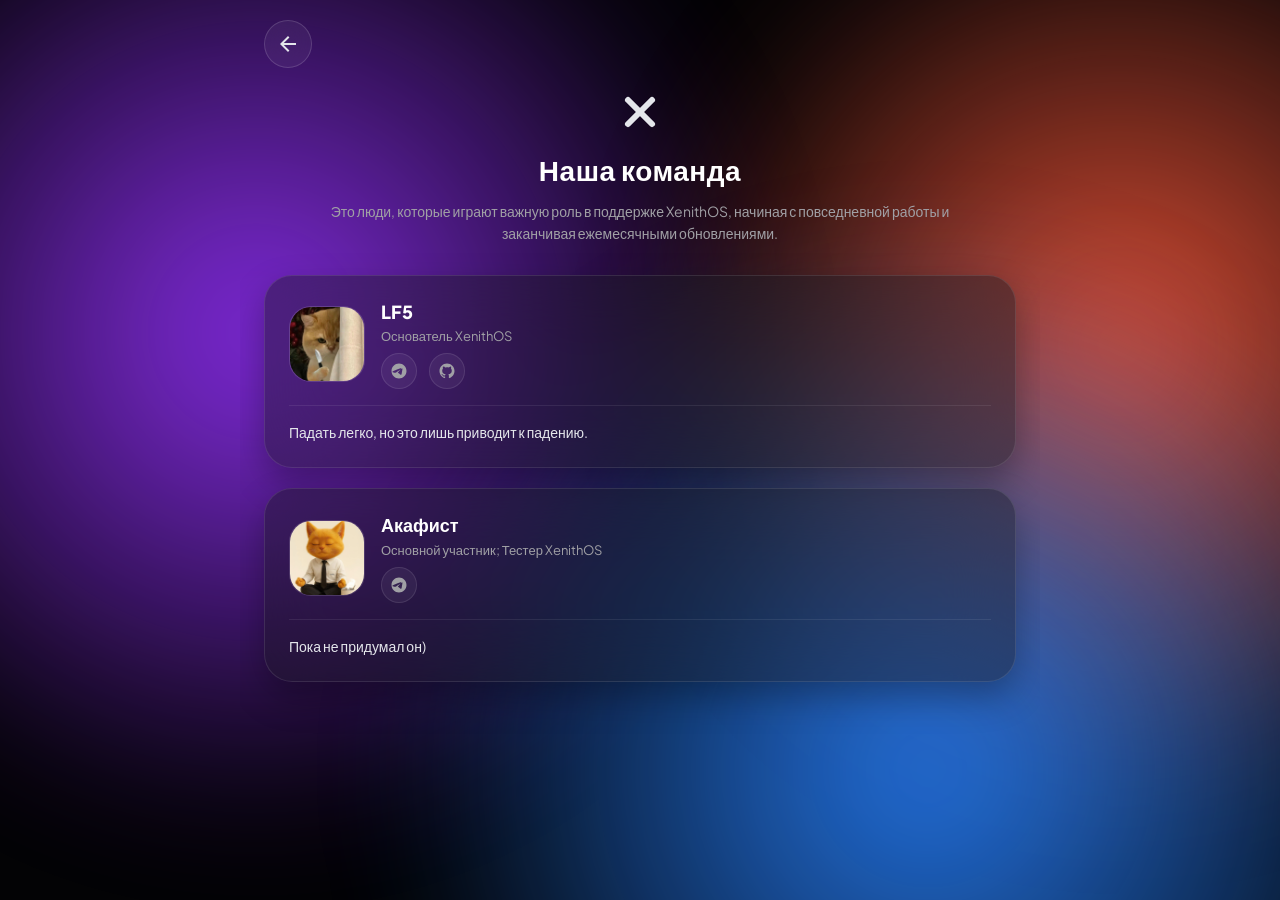
<file: team.html>
<!DOCTYPE html>
<html lang="ru">
<head>
<meta charset="UTF-8">
<meta name="viewport" content="width=device-width, initial-scale=1.0, maximum-scale=1.0, user-scalable=no">
<title>XenithOS - Team</title>
<link href="https://fonts.googleapis.com/css2?family=Plus+Jakarta+Sans:wght@400;500;600;700;800&display=swap" rel="stylesheet">
<link rel="stylesheet" href="team.css">
</head>
<body>

<div class="aurora-bg">
    <div class="blob purple"></div>
    <div class="blob orange"></div>
    <div class="blob blue"></div>
</div>

<div id="team-page">
    <div class="header-nav">
        <a href="index.html" class="back-btn" id="btn-back">
            <svg viewBox="0 0 24 24"><path d="M20 11H7.83l5.59-5.59L12 4l-8 8 8 8 1.41-1.41L7.83 13H20v-2z"/></svg>
        </a>
    </div>

    <div class="team-header-text">
        <div class="logo-icon-large">
            <svg viewBox="0 0 24 24" fill="none" xmlns="http://www.w3.org/2000/svg">
                <path d="M18 6L6 18" stroke="#e4e6eb" stroke-width="3" stroke-linecap="round"/>
                <path d="M6 6L18 18" stroke="#e4e6eb" stroke-width="3" stroke-linecap="round"/>
            </svg>
        </div>
        <h1 data-i18n="team_title">Наша команда</h1>
        <p data-i18n="team_desc">Это люди, которые играют важную роль в поддержке XenithOS, начиная с повседневной работы и заканчивая обновлениями.</p>
    </div>

    <div class="team-container" id="team-container">
    </div>
</div>

<script type="module" src="team.js"></script>
</body>
</html>
</file>
<file: team.css>
* {
    margin: 0;
    padding: 0;
    box-sizing: border-box;
    font-family: 'Plus Jakarta Sans', sans-serif;
    -webkit-tap-highlight-color: transparent;
}
body {
    background-color: #030305;
    color: #e4e6eb;
    overflow: hidden;
    position: relative;
    height: 100dvh;
    display: flex;
    flex-direction: column;
}
.aurora-bg {
    position: fixed;
    top: 0;
    left: 0;
    width: 100%;
    height: 100dvh;
    z-index: -1;
    overflow: hidden;
    background-color: #030305;
}
.blob {
    position: absolute;
    border-radius: 50%;
    filter: blur(65px);
    opacity: 0.9;
    will-change: transform;
}
.blob.purple {
    top: -20%;
    left: -20%;
    width: 80vw;
    height: 80vw;
    background: radial-gradient(circle, rgba(150,50,255,1) 0%, rgba(150,50,255,0) 70%);
    animation: float-purple 6s ease-in-out infinite alternate;
}
.blob.orange {
    top: -15%;
    right: -25%;
    width: 75vw;
    height: 75vw;
    background: radial-gradient(circle, rgba(255,90,60,1) 0%, rgba(255,90,60,0) 70%);
    animation: float-orange 7s ease-in-out infinite alternate;
}
.blob.blue {
    top: 25%;
    right: -15%;
    width: 85vw;
    height: 85vw;
    background: radial-gradient(circle, rgba(40,130,255,1) 0%, rgba(40,130,255,0) 70%);
    animation: float-blue 8s ease-in-out infinite alternate;
}
@keyframes float-purple {
    0% { transform: translate3d(0, 0, 0) scale(1); }
    100% { transform: translate3d(15vw, 15vh, 0) scale(1.2); }
}
@keyframes float-orange {
    0% { transform: translate3d(0, 0, 0) scale(1); }
    100% { transform: translate3d(-20vw, 10vh, 0) scale(1.15); }
}
@keyframes float-blue {
    0% { transform: translate3d(0, 0, 0) scale(1); }
    100% { transform: translate3d(-10vw, -20vh, 0) scale(1.25); }
}

#team-page {
    width: 100%;
    max-width: 800px;
    margin: 0 auto;
    flex: 1;
    display: flex;
    flex-direction: column;
    overflow-y: auto;
    padding: 20px 24px 40px;
    scrollbar-width: none;
    -webkit-overflow-scrolling: touch;
    animation: revealPage 0.6s cubic-bezier(0.16, 1, 0.3, 1) forwards;
}
#team-page::-webkit-scrollbar {
    display: none;
}
@keyframes revealPage {
    0% { opacity: 0; transform: translateY(40px) scale(0.95); }
    100% { opacity: 1; transform: translateY(0) scale(1); }
}

.header-nav {
    display: flex;
    margin-bottom: 20px;
}
.back-btn {
    background: rgba(255, 255, 255, 0.05);
    border: 1px solid rgba(255, 255, 255, 0.15);
    border-radius: 50%;
    width: 48px;
    height: 48px;
    display: flex;
    align-items: center;
    justify-content: center;
    cursor: pointer;
    transition: 0.3s;
    backdrop-filter: blur(10px);
    -webkit-backdrop-filter: blur(10px);
    text-decoration: none;
    flex-shrink: 0;
}
.back-btn:hover {
    background: rgba(255, 255, 255, 0.15);
}
.back-btn svg {
    width: 24px;
    height: 24px;
    fill: #e4e6eb;
    transition: 0.3s;
}

.team-header-text {
    text-align: center;
    margin-bottom: 30px;
}
.logo-icon-large {
    width: 48px;
    height: 48px;
    margin: 0 auto 16px;
}
.logo-icon-large svg {
    width: 100%;
    height: 100%;
}
.team-header-text h1 {
    font-size: 28px;
    font-weight: 800;
    color: #fff;
    margin-bottom: 12px;
    letter-spacing: 0.5px;
}
.team-header-text p {
    font-size: 14px;
    color: #a0a0a5;
    line-height: 1.6;
    max-width: 90%;
    margin: 0 auto;
}

.team-container {
    display: flex;
    flex-direction: column;
    gap: 20px;
}

.team-card {
    background: rgba(25, 25, 30, 0.4);
    border: 1px solid rgba(255, 255, 255, 0.1);
    border-radius: 28px;
    padding: 24px;
    backdrop-filter: blur(35px);
    -webkit-backdrop-filter: blur(35px);
    box-shadow: 0 15px 35px rgba(0,0,0,0.3);
    display: flex;
    flex-direction: column;
    gap: 16px;
    opacity: 0;
    transform: translateY(20px);
    animation: revealCard 0.5s cubic-bezier(0.16, 1, 0.3, 1) forwards;
}
@keyframes revealCard {
    to { opacity: 1; transform: translateY(0); }
}

.card-top {
    display: flex;
    align-items: center;
    gap: 16px;
}
.card-avatar {
    width: 76px;
    height: 76px;
    border-radius: 22px;
    object-fit: cover;
    background: rgba(255,255,255,0.05);
    border: 1px solid rgba(255,255,255,0.1);
    flex-shrink: 0;
}
.card-info {
    flex: 1;
    min-width: 0;
}
.card-name {
    font-size: 18px;
    font-weight: 800;
    color: #fff;
    margin-bottom: 4px;
    white-space: nowrap;
    overflow: hidden;
    text-overflow: ellipsis;
}
.card-role {
    font-size: 13px;
    color: #a0a0a5;
    line-height: 1.4;
    display: -webkit-box;
    -webkit-line-clamp: 2;
    -webkit-box-orient: vertical;
    overflow: hidden;
}

.card-socials {
    display: flex;
    gap: 12px;
    margin-top: 8px;
}
.social-btn {
    width: 36px;
    height: 36px;
    border-radius: 50%;
    background: rgba(255,255,255,0.05);
    border: 1px solid rgba(255,255,255,0.1);
    display: flex;
    align-items: center;
    justify-content: center;
    color: #a0a0a5;
    text-decoration: none;
    transition: 0.3s;
}
.social-btn:hover {
    background: #fff;
    color: #030305;
    transform: scale(1.1);
}
.social-btn svg {
    width: 18px;
    height: 18px;
    fill: currentColor;
}

.card-divider {
    height: 1px;
    width: 100%;
    background: rgba(255,255,255,0.08);
}

.card-quote {
    font-size: 14px;
    color: #e4e6eb;
    line-height: 1.5;
}
</file>
